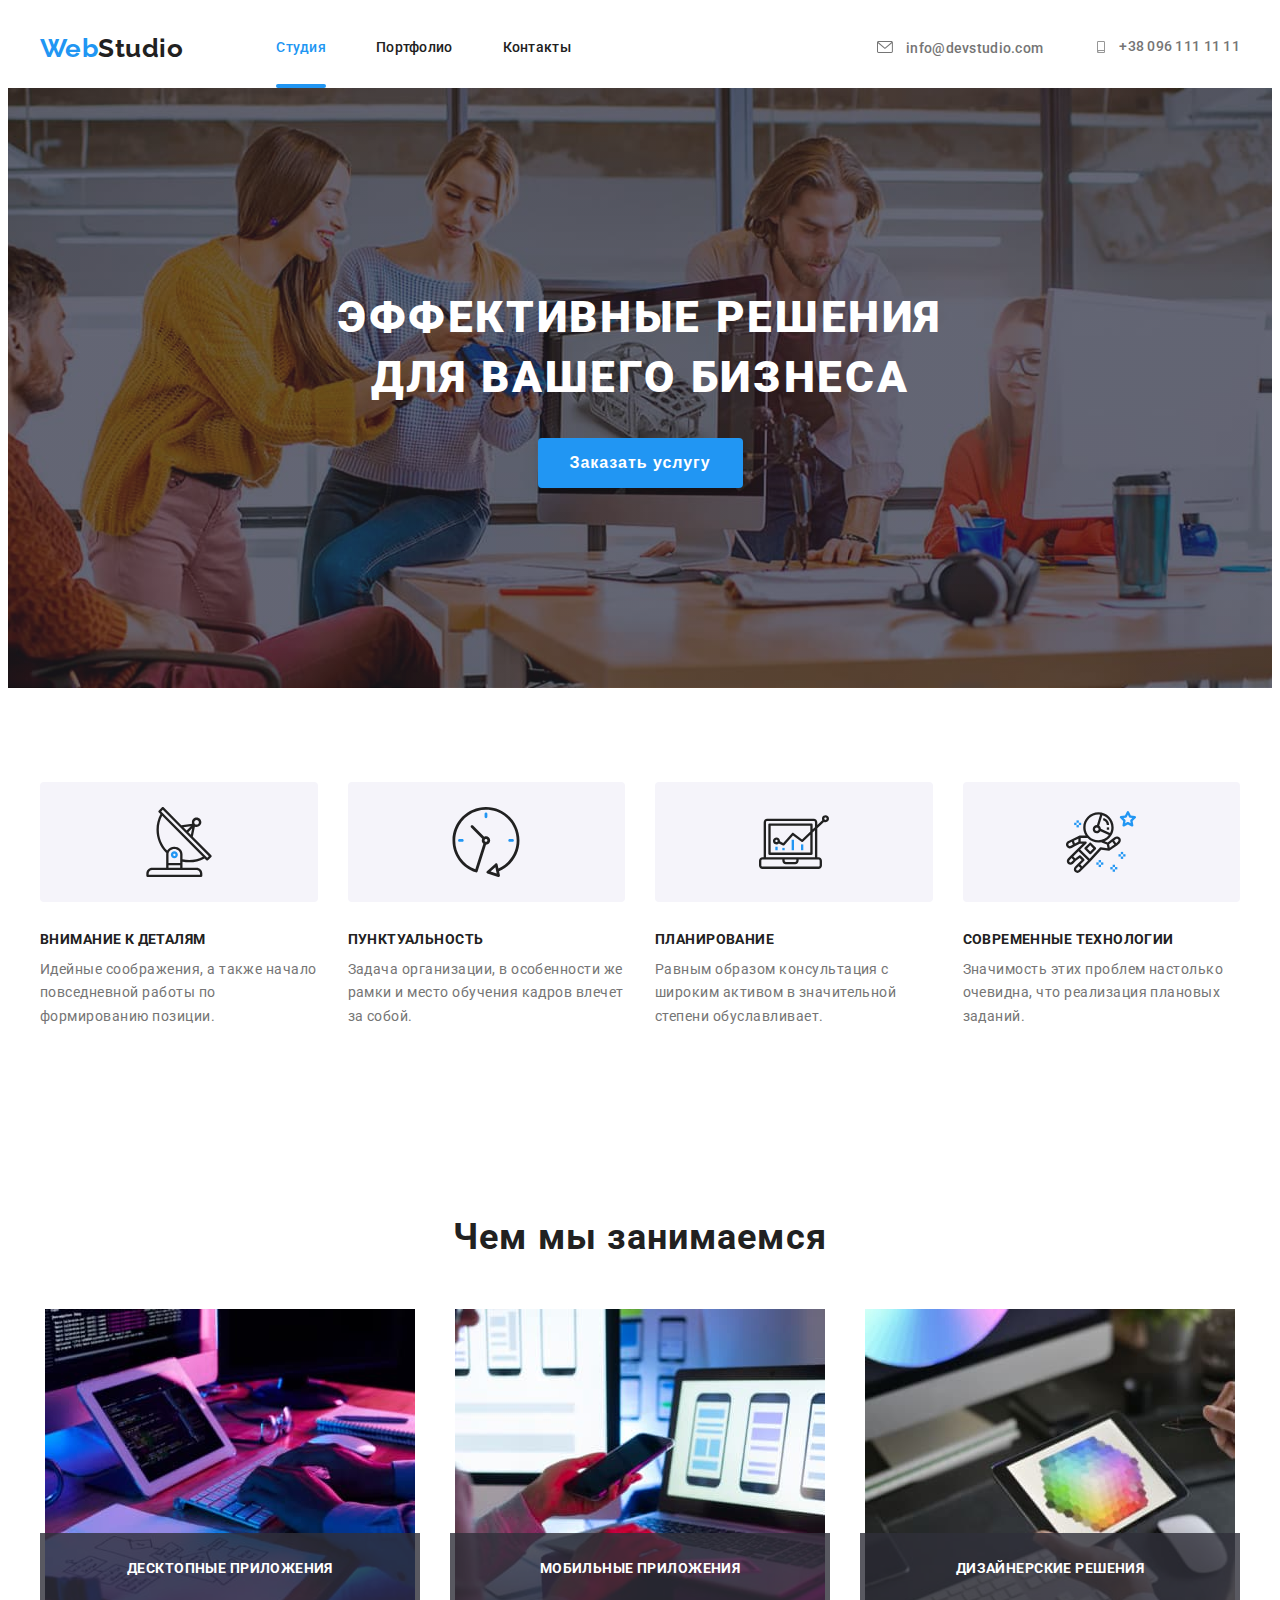
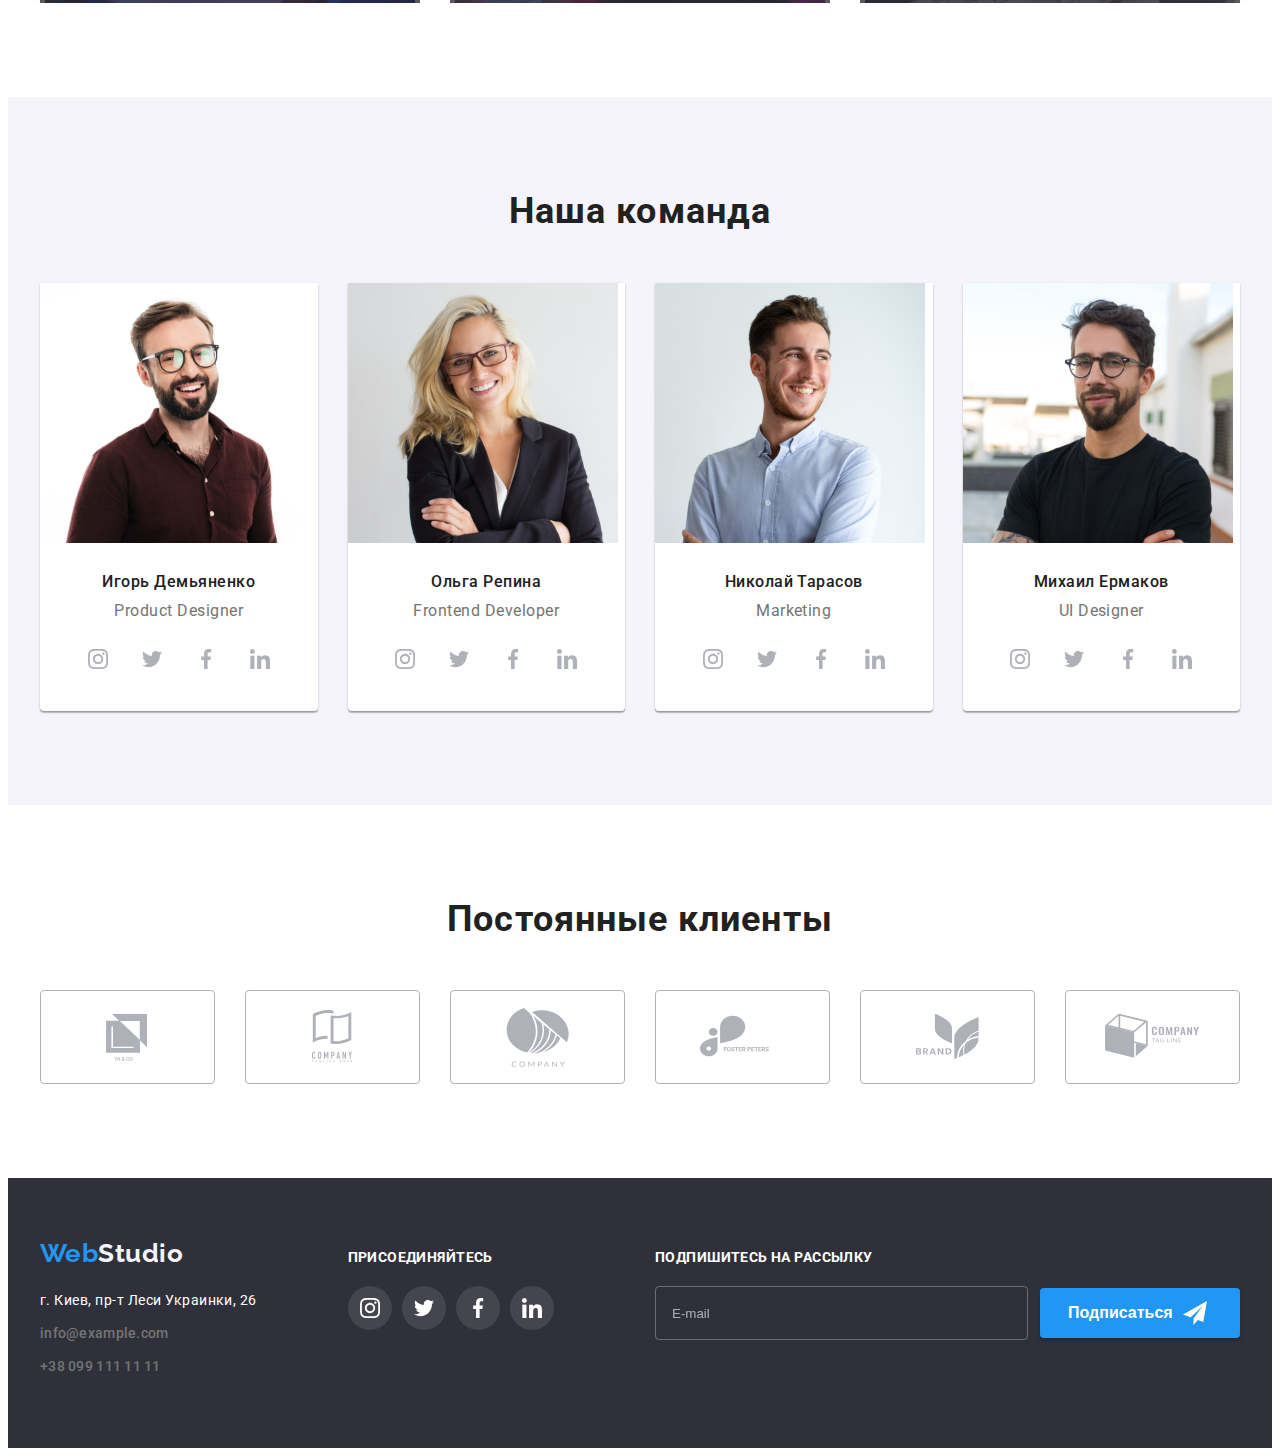
<file: index.html>
<!DOCTYPE html>
<html lang="ru">
  <head>
    <meta charset="UTF-8" />
    <meta http-equiv="X-UA-Compatible" content="IE=edge" />
    <meta name="viewport" content="width=device-width, initial-scale=1.0" />
    <title>Главная страница</title>
    <link rel="preconnect" href="https://fonts.gstatic.com" />
    <link
      href="https://fonts.googleapis.com/css2?family=Raleway:wght@700&family=Roboto:wght@400;500;700;900&display=swap"
      rel="stylesheet"
    />
    <link
      rel="stylesheet"
      href="https://cdnjs.cloudflare.com/ajax/libs/modern-normalize/1.0.0/modern-normalize.min.css"
      integrity="sha512-ISS7cAi1PEhQ8jnbJpJZMd29NlhNj4AWYyLOSp2CE/CsHxTCu+r+t0D2yoJudVrd0/8fTVPUVDzY5Tvli75u/g=="
      crossorigin="anonymous"
    />
    <link rel="stylesheet" href="./css/main.min.css" />
  </head>
  <body class="body">
    <header class="header">
      <!-- НАВИГАЦИЯ -->
      <div class="container main-nav">
        <nav class="main-nav">
          <a class="logo" href="./index.html"
            ><span class="logo__part-logo">Web</span>Studio</a
          >
          <ul class="list site-nav">
            <li class="site-nav__item">
              <a
                class="link site-nav__link site-nav site-nav__studio--current"
                href="./index.html"
              >
                Студия
              </a>
            </li>

            <li class="site-nav__item">
              <a
                class="link site-nav__link site-nav__portfolio"
                href="./portfolio.html"
              >
                Портфолио
              </a>
            </li>

            <li class="site-nav__item">
              <a class="link site-nav__link site-nav__contact" href="">
                Контакты
              </a>
            </li>
          </ul>
        </nav>

        <!-- КОНТАКТЫ -->
        <ul class="list contact-us">
          <li class="contact-us__item">
            <a class="contact-us__email" href="mailto:info@devstudio.com">
              <svg class="contact-us__icon-mail">
                <use href="./images/icons.svg#icon-mail"></use>
              </svg>
              info@devstudio.com
            </a>
          </li>

          <li class="contact-us__item">
            <a class="contact-us__number" href="tel:+380991111111">
              <svg class="contact-us__icon-phone">
                <use href="./images/icons.svg#icon-phone"></use>
              </svg>
              +38 096 111 11 11
            </a>
          </li>
        </ul>
      </div>
    </header>
    <main>
      <!-- ГЛАВНАЯ СЕКЦИЯ -->
      <section class="main section-pos">
        <h1 class="main__main-title">Эффективные решения для вашего бизнеса</h1>
        <button type="button" class="buttons main__main-button" data-modal-open>
          Заказать услугу
        </button>
      </section>

      <!-- НАШИ ПРЕИМУЩЕСТВА -->
      <section class="preference section-pos">
        <div class="container">
          <h2 class="preference__preference-title visually-hidden">
            Преимущества
          </h2>
          <ul class="list preference__main-preference">
            <li class="preference__item">
              <div class="preference__thumb-1">
                <svg class="preference__icon">
                  <use href="./images/icons.svg#icon-antenna"></use>
                </svg>
              </div>

              <h3 class="preference__items-title title-settings">
                Внимание к деталям
              </h3>
              <p class="preference__table-of-contents">
                Идейные соображения, а также начало повседневной работы по
                формированию позиции.
              </p>
            </li>

            <li class="preference__item">
              <div class="preference__thumb-1">
                <svg class="preference__icon">
                  <use href="./images/icons.svg#icon-clock"></use>
                </svg>
              </div>
              <h3 class="preference__items-title title-settings">
                Пунктуальность
              </h3>
              <p class="preference__table-of-contents">
                Задача организации, в особенности же рамки и место обучения
                кадров влечет за собой.
              </p>
            </li>

            <li class="preference__item">
              <div class="preference__thumb-1">
                <svg class="preference__icon">
                  <use href="./images/icons.svg#icon-diagram"></use>
                </svg>
              </div>
              <h3 class="preference__items-title title-settings">
                Планирование
              </h3>
              <p class="preference__table-of-contents">
                Равным образом консультация с широким активом в значительной
                степени обуславливает.
              </p>
            </li>

            <li class="preference__item">
              <div class="preference__thumb-1">
                <svg class="preference__icon">
                  <use href="./images/icons.svg#icon-astronaut-1"></use>
                </svg>
              </div>
              <h3 class="preference__items-title title-settings">
                Современные технологии
              </h3>
              <p class="preference__table-of-contents">
                Значимость этих проблем настолько очевидна, что реализация
                плановых заданий.
              </p>
            </li>
          </ul>
        </div>
      </section>

      <!-- УСЛУГИ -->
      <section class="projects section-pos">
        <div class="container">
          <h2 class="projects__title-settings">Чем мы занимаемся</h2>
          <ul class="list main-projects">
            <li class="main-projects__item">
              <img
                class="main-projects__photo-box"
                src="./images/box1.jpeg"
                alt="1 сфера"
                width="370"
              />
              <p class="main-projects__main-projects-content">
                Десктопные приложения
              </p>
            </li>

            <li class="main-projects__item">
              <img
                class="main-projects__photo-box"
                src="./images/box2.jpeg"
                alt="2 сфера"
                width="370"
              />
              <p class="main-projects__main-projects-content">
                Мобильные приложения
              </p>
            </li>

            <li class="main-projects__item">
              <img
                class="main-projects__photo-box"
                src="./images/box3.jpeg"
                alt="3 сфера"
                width="370"
              />
              <p class="main-projects__main-projects-content">
                Дизайнерские решения
              </p>
            </li>
          </ul>
        </div>
      </section>

      <!-- КОМАНДА -->
      <section class="team section-pos">
        <div class="container">
          <h2 class="team__title-settings">Наша команда</h2>
          <ul class="list main-team">
            <li class="main-team__item main-team__team-card-disagn">
              <img
                class="main-team__photo-box"
                src="./images/worker1.jpeg"
                alt="Фото сотрудника"
                width="270"
              />
              <h3 class="main-team__worker-name title-settings">
                Игорь Демьяненко
              </h3>
              <p class="main-team__table">Product Designer</p>

              <!-- SOC LIST START -->
              <ul class="list social-list">
                <li class="social-list__social-link-list">
                  <a
                    href=""
                    class="
                      social-list__social-link-icon
                      social-list__social-link--circle
                    "
                  >
                    <svg class="social-list__team-soc-icon">
                      <use href="./images/icons.svg#icon-instagram-2"></use>
                    </svg>
                  </a>
                </li>

                <li class="social-list__social-link-list">
                  <a
                    href=""
                    class="
                      social-list__social-link-icon
                      social-list__social-link--circle
                    "
                  >
                    <svg class="social-list__team-soc-icon">
                      <use href="./images/icons.svg#icon-twitter-1"></use>
                    </svg>
                  </a>
                </li>

                <li class="social-list__social-link-list">
                  <a
                    href=""
                    class="
                      social-list__social-link-icon
                      social-list__social-link--circle
                    "
                  >
                    <svg class="social-list__team-soc-icon">
                      <use href="./images/icons.svg#icon-facebook-1"></use>
                    </svg>
                  </a>
                </li>

                <li class="social-list__social-link-list">
                  <a
                    href=""
                    class="
                      social-list__social-link-icon
                      social-list__social-link--circle
                    "
                  >
                    <svg class="social-list__team-soc-icon">
                      <use href="./images/icons.svg#icon-linkedin-1"></use>
                    </svg>
                  </a>
                </li>
              </ul>
            </li>
            <!-- SOC LIST-END -->

            <li class="main-team__item main-team__team-card-disagn">
              <img
                class="main-team__photo-box"
                src="./images/worker2.jpeg"
                alt="Фото сотрудника"
                width="270"
              />
              <h3 class="main-team__worker-name title-settings">
                Ольга Репина
              </h3>
              <p class="main-team__table">Frontend Developer</p>
              <!-- SOC LIST START -->
              <ul class="list social-list">
                <li class="social-list__social-link-list">
                  <a
                    href=""
                    class="
                      social-list__social-link-icon
                      social-list__social-link--circle
                    "
                  >
                    <svg class="social-list__team-soc-icon">
                      <use href="./images/icons.svg#icon-instagram-2"></use>
                    </svg>
                  </a>
                </li>

                <li class="social-list__social-link-list">
                  <a
                    href=""
                    class="
                      social-list__social-link-icon
                      social-list__social-link--circle
                    "
                  >
                    <svg class="social-list__team-soc-icon">
                      <use href="./images/icons.svg#icon-twitter-1"></use>
                    </svg>
                  </a>
                </li>

                <li class="social-list__social-link-list">
                  <a
                    href=""
                    class="
                      social-list__social-link-icon
                      social-list__social-link--circle
                    "
                  >
                    <svg class="social-list__team-soc-icon">
                      <use href="./images/icons.svg#icon-facebook-1"></use>
                    </svg>
                  </a>
                </li>

                <li class="social-list__social-link-list">
                  <a
                    href=""
                    class="
                      social-list__social-link-icon
                      social-list__social-link--circle
                    "
                  >
                    <svg class="social-list__team-soc-icon">
                      <use href="./images/icons.svg#icon-linkedin-1"></use>
                    </svg>
                  </a>
                </li>
              </ul>
            </li>

            <li class="main-team__item main-team__team-card-disagn">
              <img
                class="main-team__photo-box"
                src="./images/worker3.jpeg"
                alt="Фото сотрудника"
                width="270"
              />
              <h3 class="main-team__worker-name title-settings">
                Николай Тарасов
              </h3>
              <p class="main-team__table">Marketing</p>

              <ul class="list social-list">
                <li class="social-list__social-link-list">
                  <a
                    href=""
                    class="
                      social-list__social-link-icon
                      social-list__social-link--circle
                    "
                  >
                    <svg class="social-list__team-soc-icon">
                      <use href="./images/icons.svg#icon-instagram-2"></use>
                    </svg>
                  </a>
                </li>

                <li class="social-list__social-link-list">
                  <a
                    href=""
                    class="
                      social-list__social-link-icon
                      social-list__social-link--circle
                    "
                  >
                    <svg class="social-list__team-soc-icon">
                      <use href="./images/icons.svg#icon-twitter-1"></use>
                    </svg>
                  </a>
                </li>

                <li class="social-list__social-link-list">
                  <a
                    href=""
                    class="
                      social-list__social-link-icon
                      social-list__social-link--circle
                    "
                  >
                    <svg class="social-list__team-soc-icon">
                      <use href="./images/icons.svg#icon-facebook-1"></use>
                    </svg>
                  </a>
                </li>

                <li class="social-list__social-link-list">
                  <a
                    href=""
                    class="
                      social-list__social-link-icon
                      social-list__social-link--circle
                    "
                  >
                    <svg class="social-list__team-soc-icon">
                      <use href="./images/icons.svg#icon-linkedin-1"></use>
                    </svg>
                  </a>
                </li>
              </ul>
            </li>

            <li class="main-team__item main-team__team-card-disagn">
              <img
                class="main-team__photo-box"
                src="./images/worker4.jpeg"
                alt="Фото сотрудника"
                width="270"
              />
              <h3 class="main-team__worker-name title-settings">
                Михаил Ермаков
              </h3>
              <p class="main-team__table">UI Designer</p>
              <!-- SOC LIST START -->
              <ul class="list social-list">
                <li class="social-list__social-link-list">
                  <a
                    href=""
                    class="
                      social-list__social-link-icon
                      social-list__social-link--circle
                    "
                  >
                    <svg class="social-list__team-soc-icon">
                      <use href="./images/icons.svg#icon-instagram-2"></use>
                    </svg>
                  </a>
                </li>

                <li class="social-list__social-link-list">
                  <a
                    href=""
                    class="
                      social-list__social-link-icon
                      social-list__social-link--circle
                    "
                  >
                    <svg class="social-list__team-soc-icon">
                      <use href="./images/icons.svg#icon-twitter-1"></use>
                    </svg>
                  </a>
                </li>

                <li class="social-list__social-link-list">
                  <a
                    href=""
                    class="
                      social-list__social-link-icon
                      social-list__social-link--circle
                    "
                  >
                    <svg class="social-list__team-soc-icon">
                      <use href="./images/icons.svg#icon-facebook-1"></use>
                    </svg>
                  </a>
                </li>

                <li class="social-list__social-link-list">
                  <a
                    href=""
                    class="
                      social-list__social-link-icon
                      social-list__social-link--circle
                    "
                  >
                    <svg class="social-list__team-soc-icon">
                      <use href="./images/icons.svg#icon-linkedin-1"></use>
                    </svg>
                  </a>
                </li>
              </ul>
            </li>
          </ul>
        </div>
      </section>

      <section class="clients">
        <div class="container section-pos">
          <h2 class="clients__title-settings">Постоянные клиенты</h2>
          <ul class="clients-list list">
            <li class="clients-list__item">
              <a href="" class="clients-list__clients-link-logo">
                <svg class="clients-list__clients-logo">
                  <use href="./images/icons.svg#icon-logo-1"></use>
                </svg>
              </a>
            </li>

            <li class="clients-list__item">
              <a href="" class="clients-list__clients-link-logo">
                <svg class="clients-list__clients-logo">
                  <use href="./images/icons.svg#icon-logo-2"></use>
                </svg>
              </a>
            </li>

            <li class="clients-list__item">
              <a href="" class="clients-list__clients-link-logo">
                <svg class="clients-list__clients-logo">
                  <use href="./images/icons.svg#icon-group"></use>
                </svg>
              </a>
            </li>

            <li class="clients-list__item">
              <a href="" class="clients-list__clients-link-logo">
                <svg class="clients-list__clients-logo">
                  <use href="./images/icons.svg#icon-logo-4"></use>
                </svg>
              </a>
            </li>

            <li class="clients-list__item">
              <a href="" class="clients-list__clients-link-logo">
                <svg class="clients-list__clients-logo">
                  <use href="./images/icons.svg#icon-logo-5"></use>
                </svg>
              </a>
            </li>

            <li class="clients-list__item">
              <a href="" class="clients-list__clients-link-logo">
                <svg class="clients-list__clients-logo">
                  <use href="./images/icons.svg#icon-logo-6"></use>
                </svg>
              </a>
            </li>
          </ul>
        </div>
      </section>
    </main>

    <!-- ПОДВАЛ САЙТА -->
    <footer class="down-part section-pos">
      <div class="container down-part__container">
        <div class="down-part-left-block">
          <div class="footer__left-content">
            <a class="footer-logo" href="/index.html"
              ><span class="footer-logo__part-logo">Web</span>Studio
            </a>
            <address class="our-address pos-table-footer">
              <ul class="list our-address-list">
                <li>
                  <p class="our-address-list__adress">
                    г. Киев, пр-т Леси Украинки, 26
                  </p>
                </li>
                <li class="our-address-list__pos-table-footer">
                  <a
                    class="our-address-list__email-footer"
                    href="mailto:info@example.com"
                  >
                    info@example.com
                  </a>
                </li>

                <li class="our-address-list__pos-table-footer">
                  <a
                    class="our-address-list__number-footer"
                    href="tel:+380991111111"
                  >
                    +38 099 111 11 11
                  </a>
                </li>
              </ul>
            </address>
          </div>

          <div class="footer-join">
            <p class="footer-join__join-title">Присоединяйтесь</p>
            <ul class="list join-list">
              <li>
                <a class="join-list__join-icon" href="">
                  <svg class="join-list__join-icon-logo">
                    <use href="./images/icons.svg#icon-instagram-2"></use>
                  </svg>
                </a>
              </li>

              <li>
                <a class="join-list__join-icon" href="">
                  <svg class="join-list__join-icon-logo">
                    <use href="./images/icons.svg#icon-twitter-1"></use>
                  </svg>
                </a>
              </li>

              <li>
                <a class="join-list__join-icon" href="">
                  <svg class="join-list__join-icon-logo">
                    <use href="./images/icons.svg#icon-facebook-1"></use>
                  </svg>
                </a>
              </li>

              <li>
                <a class="join-list__join-icon" href="">
                  <svg class="join-list__join-icon-logo">
                    <use href="./images/icons.svg#icon-linkedin-1"></use>
                  </svg>
                </a>
              </li>
            </ul>
          </div>
        </div>

        <div class="down-part-right-block">
          <p class="footer-subscribe-text">Подпишитесь на рассылку</p>
          <form class="footer-subscribe-form">
            <input
              class="footer-subscribe-form__subscribe-input"
              type="email"
              name="subscribe-user-email"
              placeholder="E-mail"
            />
            <button class="buttons button-all button-subscribe" type="submit">
              Подписаться
              <svg class="button-subscribe__icon-telegram">
                <use href="./images/icons.svg#icon-telegram"></use>
              </svg>
            </button>
          </form>
        </div>
      </div>
    </footer>

    <div class="backdrop is-hidden" data-modal>
      <div class="modal">
        <p class="modal__text-title">Оставьте свои данные, мы вам перезвоним</p>
        <form>
          <label class="modal__label">Имя</label>
          <span class="modal__user-name-thumb">
            <input class="modal__input" type="text" name="user-name" />
            <svg class="modal__icon-modal modal__icon-person-modal">
              <use href="./images/icons.svg#icon-person-modal"></use>
            </svg>
          </span>

          <label class="modal__label">Телефон</label>
          <span class="modal__user-phone-thumb">
            <input class="modal__input" type="tel" name="user-phone" />
            <svg class="modal__icon-modal modal__icon-phone-modal">
              <use href="./images/icons.svg#icon-phone-modal"></use>
            </svg>
          </span>

          <label class="modal__label">Почта</label>
          <span class="modal__user-email-thumb">
            <input class="modal__input" type="email" name="user-email" />
            <svg class="modal__icon-modal modal__icon-email-modal">
              <use href="./images/icons.svg#icon-email-modal"></use>
            </svg>
          </span>

          <label class="modal__label">Комментарий</label>
          <textarea
            placeholder="Введите текст"
            class="modal__user-comments"
            name="user-comments"
          ></textarea>

          <input
            class="modal__form-checkbox visually-hidden"
            type="checkbox"
            name="user-policy"
            id="user-policy"
          />

          <label class="user-agree-policy" for="user-policy">
            <span class="user-agree-policy__check-wrap">
              <svg class="user-agree-policy__icon-agree">
                <use href="./images/icons.svg#icon-agree-bg"></use>
              </svg>
            </span>
            Соглашаюсь с рассылкой и принимаю
            <a href="">Условия договора</a></label
          >
          <button class="modal__form-button" type="submit">Отправить</button>
        </form>

        <button class="modal__close" type="button" data-modal-close>
          <svg class="modal__icon-close">
            <use href="./images/icons.svg#icon-close"></use>
          </svg>
        </button>
      </div>
    </div>

    <script src="./js/modal.js"></script>
  </body>
</html>
</file>
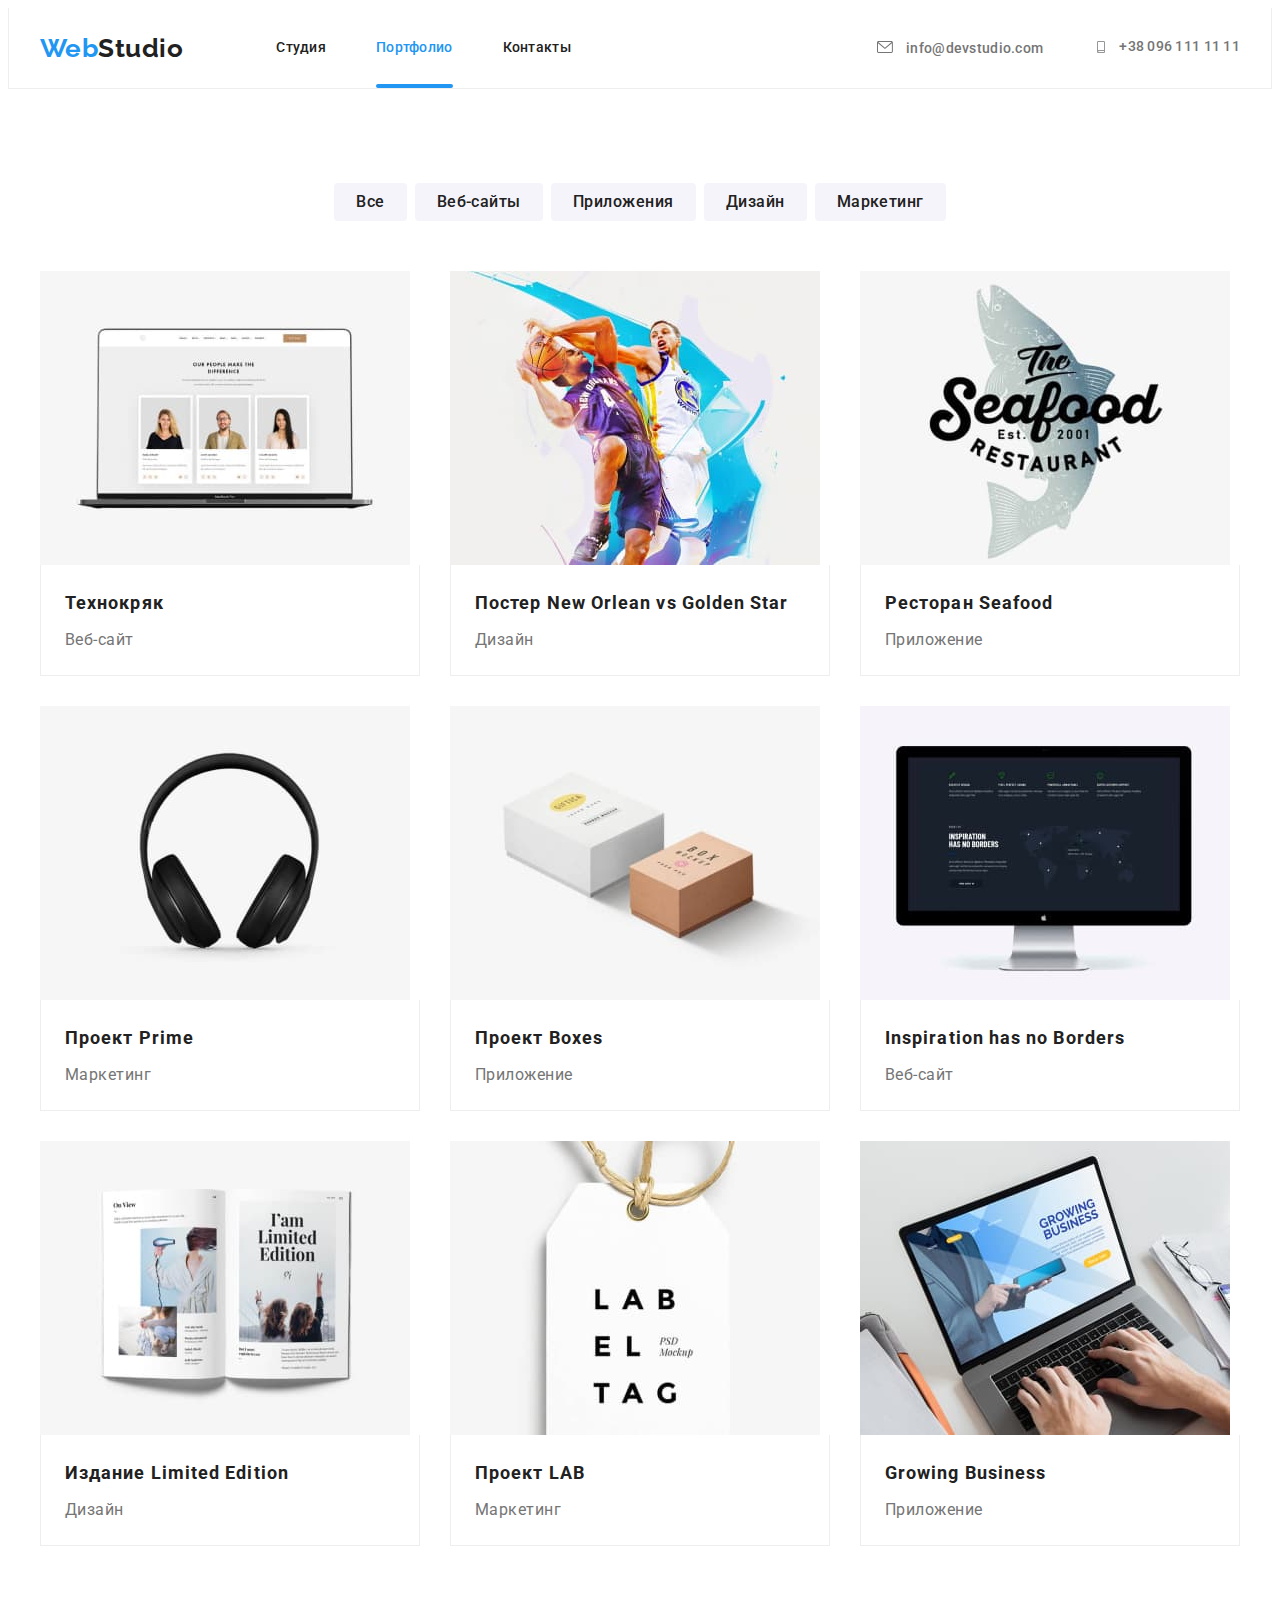
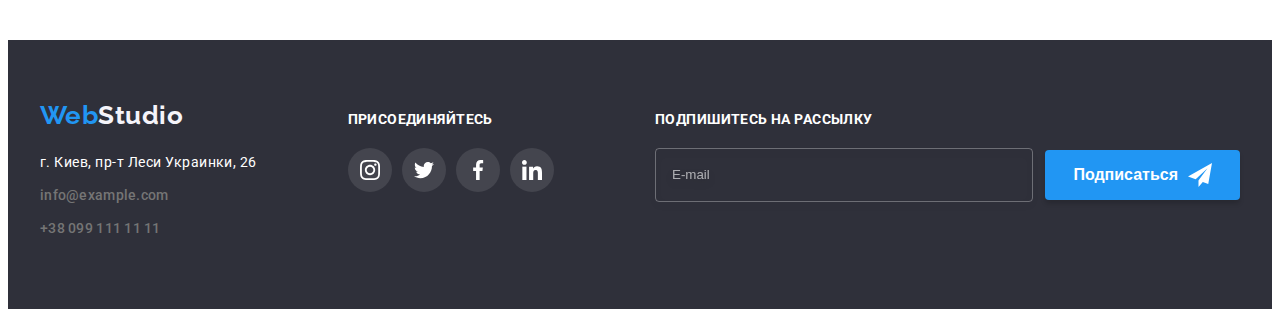
<file: portfolio.html>
<!DOCTYPE html>
<html lang="ru">
  <head>
    <meta charset="UTF-8" />
    <meta http-equiv="X-UA-Compatible" content="IE=edge" />
    <meta name="viewport" content="width=device-width, initial-scale=1.0" />
    <title>Портфолио</title>
    <link rel="preconnect" href="https://fonts.gstatic.com" />
    <link
      href="https://fonts.googleapis.com/css2?family=Raleway:wght@700&family=Roboto:wght@400;500;700;900&display=swap"
      rel="stylesheet"
    />
    <link
      rel="stylesheet"
      href="https://cdnjs.cloudflare.com/ajax/libs/modern-normalize/1.0.0/modern-normalize.min.css"
      integrity="sha512-ISS7cAi1PEhQ8jnbJpJZMd29NlhNj4AWYyLOSp2CE/CsHxTCu+r+t0D2yoJudVrd0/8fTVPUVDzY5Tvli75u/g=="
      crossorigin="anonymous"
    />
    <link rel="stylesheet" href="./css/main.min.css" />
  </head>

  <body class="body">
    <!-- ШАПКА -->
    <header class="header outline">
      <!-- НАВИГАЦИЯ -->
      <div class="container main-nav">
        <nav class="main-nav">
          <a class="logo" href="./index.html"
            ><span class="logo__part-logo">Web</span>Studio</a
          >
          <ul class="list site-nav">
            <li class="site-nav__item">
              <a
                class="link site-nav__link site-nav site-nav__studio"
                href="./index.html"
              >
                Студия
              </a>
            </li>

            <li class="site-nav__item">
              <a
                class="link site-nav__link site-nav__portfolio--current"
                href="./portfolio.html"
              >
                Портфолио
              </a>
            </li>

            <li class="site-nav__item">
              <a class="link site-nav__link site-nav__contact" href="">
                Контакты
              </a>
            </li>
          </ul>
        </nav>

        <!-- КОНТАКТЫ -->
        <ul class="list contact-us">
          <li class="contact-us__item">
            <a class="contact-us__email" href="mailto:info@devstudio.com">
              <svg class="contact-us__icon-mail">
                <use href="./images/icons.svg#icon-mail"></use>
              </svg>
              info@devstudio.com
            </a>
          </li>

          <li class="contact-us__item">
            <a class="contact-us__number" href="tel:+380991111111">
              <svg class="contact-us__icon-phone">
                <use href="./images/icons.svg#icon-phone"></use>
              </svg>
              +38 096 111 11 11
            </a>
          </li>
        </ul>
      </div>
    </header>
    <main>
      <!-- ПОРТФОЛИО -->
      <section class="section-pos">
        <!-- КНОПКИ -->
        <div class="container">
          <h1 class="portfolio-main-title visually-hidden">Портфолио</h1>
          <ul class="list portfolio-buttons">
            <li class="portfolio-buttons__item">
              <button
                class="portfolio-buttons__button-all button-disagn"
                type="button"
              >
                Все
              </button>
            </li>

            <li class="portfolio-buttons__item">
              <button
                class="portfolio-buttons__button-sites button-disagn"
                type="button"
              >
                Веб-сайты
              </button>
            </li>

            <li class="portfolio-buttons__item">
              <button
                class="portfolio-buttons__button-apps button-disagn"
                type="button"
              >
                Приложения
              </button>
            </li>

            <li class="portfolio-buttons__item">
              <button
                class="portfolio-buttons__button-disagn button-disagn"
                type="button"
              >
                Дизайн
              </button>
            </li>

            <li class="portfolio-buttons__item">
              <button
                class="portfolio-buttons__button-marketing button-disagn"
                type="button"
              >
                Маркетинг
              </button>
            </li>
          </ul>

          <!-- НАШИ ПРОЭКТЫ -->
          <ul class="list card-set">
            <li class="card-set__item">
              <a href="" class="link card-set__card-focus">
                <div class="card-set__card-item-overlay">
                  <img
                    src="./images/firstproject.jpeg"
                    alt="Технокряк"
                    width="370"
                  />
                  <p class="card-set__card-description">
                    Технокряк это современная площадка распространения
                    коронавируса. Компании используют эту платформу для
                    цифрового шпионажа и атак на защищённые сервера конкурентов.
                  </p>
                </div>

                <div class="project-card-disagn">
                  <h2 class="project-card-disagn__portfolio-names">
                    Технокряк
                  </h2>
                  <p class="project-card-disagn__portolio-tables">Веб-сайт</p>
                </div>
              </a>
            </li>

            <li class="card-set__item">
              <a href="" class="link card-set__card-focus">
                <div class="card-set__card-item-overlay">
                  <img
                    src="./images/secondproject.jpeg"
                    alt="Технокряк"
                    width="370"
                  />
                  <p class="card-set__card-description">
                    Технокряк это современная площадка распространения
                    коронавируса. Компании используют эту платформу для
                    цифрового шпионажа и атак на защищённые сервера конкурентов.
                  </p>
                </div>

                <div class="project-card-disagn">
                  <h2 class="project-card-disagn__portfolio-names">
                    Постер New Orlean vs Golden Star
                  </h2>
                  <p class="project-card-disagn__portolio-tables">Дизайн</p>
                </div>
              </a>
            </li>

            <li class="card-set__item">
              <div class="card-item-thumb">
                <a href="" class="link card-set__card-focus">
                  <div class="card-set__card-item-overlay">
                    <img
                      src="./images/thirdproject.jpeg"
                      alt="Технокряк"
                      width="370"
                    />
                    <p class="card-set__card-description">
                      Технокряк это современная площадка распространения
                      коронавируса. Компании используют эту платформу для
                      цифрового шпионажа и атак на защищённые сервера
                      конкурентов.
                    </p>
                  </div>

                  <div class="project-card-disagn">
                    <h2 class="project-card-disagn__portfolio-names">
                      Ресторан Seafood
                    </h2>
                    <p class="project-card-disagn__portolio-tables">
                      Приложение
                    </p>
                  </div>
                </a>
              </div>
            </li>

            <li class="card-set__item card-disagn">
              <div class="card-item-thumb">
                <a href="" class="link card-set__card-focus">
                  <div class="card-set__card-item-overlay">
                    <img
                      src="./images/fourthproject.jpeg"
                      alt="Технокряк"
                      width="370"
                    />
                    <p class="card-set__card-description">
                      Технокряк это современная площадка распространения
                      коронавируса. Компании используют эту платформу для
                      цифрового шпионажа и атак на защищённые сервера
                      конкурентов.
                    </p>
                  </div>

                  <div class="project-card-disagn">
                    <h2 class="project-card-disagn__portfolio-names">
                      Проект Prime
                    </h2>
                    <p class="project-card-disagn__portolio-tables">
                      Маркетинг
                    </p>
                  </div>
                </a>
              </div>
            </li>

            <li class="card-set__item card-disagn card-set__card-focus">
              <div class="card-item-thumb">
                <a href="" class="link card-set__card-focus">
                  <div class="card-set__card-item-overlay">
                    <img
                      src="./images/fifthproject.jpeg"
                      alt="Технокряк"
                      width="370"
                    />
                    <p class="card-set__card-description">
                      Технокряк это современная площадка распространения
                      коронавируса. Компании используют эту платформу для
                      цифрового шпионажа и атак на защищённые сервера
                      конкурентов.
                    </p>
                  </div>

                  <div class="project-card-disagn">
                    <h2 class="project-card-disagn__portfolio-names">
                      Проект Boxes
                    </h2>
                    <p class="project-card-disagn__portolio-tables">
                      Приложение
                    </p>
                  </div>
                </a>
              </div>
            </li>

            <li class="card-set__item card-disagn card-set__card-focus">
              <div class="card-item-thumb">
                <a href="" class="link card-set__card-focus">
                  <div class="card-set__card-item-overlay">
                    <img
                      src="./images/sixthproject.jpeg"
                      alt="Технокряк"
                      width="370"
                    />
                    <p class="card-set__card-description">
                      Технокряк это современная площадка распространения
                      коронавируса. Компании используют эту платформу для
                      цифрового шпионажа и атак на защищённые сервера
                      конкурентов.
                    </p>
                  </div>

                  <div class="project-card-disagn">
                    <h2 class="project-card-disagn__portfolio-names">
                      Inspiration has no Borders
                    </h2>
                    <p class="project-card-disagn__portolio-tables">Веб-сайт</p>
                  </div>
                </a>
              </div>
            </li>

            <li class="card-set__item card-disagn">
              <div class="card-item-thumb">
                <a href="" class="link card-set__card-focus">
                  <div class="card-set__card-item-overlay">
                    <img
                      src="./images/seventhproject.jpeg"
                      alt="Технокряк"
                      width="370"
                    />
                    <p class="card-set__card-description">
                      Технокряк это современная площадка распространения
                      коронавируса. Компании используют эту платформу для
                      цифрового шпионажа и атак на защищённые сервера
                      конкурентов.
                    </p>
                  </div>

                  <div class="project-card-disagn">
                    <h2 class="project-card-disagn__portfolio-names">
                      Издание Limited Edition
                    </h2>
                    <p class="project-card-disagn__portolio-tables">Дизайн</p>
                  </div>
                </a>
              </div>
            </li>

            <li class="card-set__item card-disagn">
              <div class="card-item-thumb">
                <a href="" class="link card-set__card-focus">
                  <div class="card-set__card-item-overlay">
                    <img
                      src="./images/eighthproject.jpeg"
                      alt="Технокряк"
                      width="370"
                    />
                    <p class="card-set__card-description">
                      Технокряк это современная площадка распространения
                      коронавируса. Компании используют эту платформу для
                      цифрового шпионажа и атак на защищённые сервера
                      конкурентов.
                    </p>
                  </div>

                  <div class="project-card-disagn">
                    <h2 class="project-card-disagn__portfolio-names">
                      Проект LAB
                    </h2>
                    <p class="project-card-disagn__portolio-tables">
                      Маркетинг
                    </p>
                  </div>
                </a>
              </div>
            </li>

            <li class="card-set__item card-disagn card-set__card-focus">
              <div class="card-item-thumb">
                <a href="" class="link card-set__card-focus">
                  <div class="card-set__card-item-overlay">
                    <img
                      src="./images/ninthproject.jpeg"
                      alt="Технокряк"
                      width="370"
                    />
                    <p class="card-set__card-description">
                      Технокряк это современная площадка распространения
                      коронавируса. Компании используют эту платформу для
                      цифрового шпионажа и атак на защищённые сервера
                      конкурентов.
                    </p>
                  </div>

                  <div class="project-card-disagn">
                    <h2 class="project-card-disagn__portfolio-names">
                      Growing Business
                    </h2>
                    <p class="project-card-disagn__portolio-tables">
                      Приложение
                    </p>
                  </div>
                </a>
              </div>
            </li>
          </ul>
        </div>
      </section>
    </main>

    <!-- ПОДВАЛ -->
    <footer class="down-part section-pos">
      <div class="container down-part__container">
        <div class="down-part-left-block">
          <div class="footer__left-content">
            <a class="footer-logo" href="/index.html"
              ><span class="footer-logo__part-logo">Web</span>Studio
            </a>
            <address class="our-address pos-table-footer">
              <ul class="list our-address-list">
                <li>
                  <p class="our-address-list__adress">
                    г. Киев, пр-т Леси Украинки, 26
                  </p>
                </li>
                <li class="our-address-list__pos-table-footer">
                  <a
                    class="our-address-list__email-footer"
                    href="mailto:info@example.com"
                  >
                    info@example.com
                  </a>
                </li>

                <li class="our-address-list__pos-table-footer">
                  <a
                    class="our-address-list__number-footer"
                    href="tel:+380991111111"
                  >
                    +38 099 111 11 11
                  </a>
                </li>
              </ul>
            </address>
          </div>

          <div class="footer-join">
            <p class="footer-join__join-title">Присоединяйтесь</p>
            <ul class="list join-list">
              <li>
                <a class="join-list__join-icon" href="">
                  <svg class="join-list__join-icon-logo">
                    <use href="./images/icons.svg#icon-instagram-2"></use>
                  </svg>
                </a>
              </li>

              <li>
                <a class="join-list__join-icon" href="">
                  <svg class="join-list__join-icon-logo">
                    <use href="./images/icons.svg#icon-twitter-1"></use>
                  </svg>
                </a>
              </li>

              <li>
                <a class="join-list__join-icon" href="">
                  <svg class="join-list__join-icon-logo">
                    <use href="./images/icons.svg#icon-facebook-1"></use>
                  </svg>
                </a>
              </li>

              <li>
                <a class="join-list__join-icon" href="">
                  <svg class="join-list__join-icon-logo">
                    <use href="./images/icons.svg#icon-linkedin-1"></use>
                  </svg>
                </a>
              </li>
            </ul>
          </div>
        </div>

        <div class="down-part-right-block">
          <p class="footer-subscribe-text">Подпишитесь на рассылку</p>
          <form class="footer-subscribe-form">
            <input
              class="footer-subscribe-form__subscribe-input"
              type="email"
              name="subscribe-user-email"
              placeholder="E-mail"
            />
            <button class="button-all button-subscribe" type="submit">
              Подписаться
              <svg class="button-subscribe__icon-telegram">
                <use href="./images/icons.svg#icon-telegram"></use>
              </svg>
            </button>
          </form>
        </div>
      </div>
    </footer>
  </body>
</html>
</file>
<file: css/main.min.css>
:root{--title-settingss-color: #212121;--navigation-text-color: #212121;--contact-us-font: #757575;--contact-us-icon-color: #757575;--primary-text-color: #757575;--main-title-text-color: #ffffff;--main-title-backround: #2f303a;--main-button-background: #188ce8;--accent-color: #2196f3;--background-buttons: #f5f4fa;--preference-table-color: #757575;--team-background-color: #f5f4fa;--team-card-disagn: #ffffff;--team-table-color: #757575;--footer-background-color: #2f303a;--footer-logo-color: #f5f4fa;--footer-our-address-color: #ffffff;--join-title-text-color: #ffffff;--join-icon-logo-color: #ffffff;--buttons-text-color: #212121;--portfolio-table-color: #757575;--portfolio-button-active: #ffffff;--portfolio-button-background: #f5f4fa;--card-set-gap: 30px;--modal-background: #ffffff}.body{color:var(--primary-text-color);font-family:"Roboto", "Oxygen", "Ubuntu", "Cantarell", "Fira Sans", "Droid Sans", "Helvetica Neue", sans-serif;letter-spacing:0.03em;font-size:16px;line-height:1.18}.visually-hidden{position:absolute !important;clip:rect(1px 1px 1px 1px);clip:rect(1px, 1px, 1px, 1px);padding:0 !important;border:0 !important;height:1px !important;width:1px !important;overflow:hidden}h1,h2,h3,h4,h5,h6,p{margin:0}.list{list-style:none;margin:0;padding:0}.link{text-decoration:none}img{display:block;max-width:100%;height:auto}.container{width:1200px;padding-left:15px;padding-right:15px;margin:0 auto}.backdrop{position:fixed;left:0;top:0;z-index:3;width:100vw;height:100vh;background:rgba(0,0,0,0.2);opacity:1;opacity:1;transition:opacity 250ms cubic-bezier(0.4, 0, 0.2, 1)}.backdrop.is-hidden{opacity:0;visibility:hidden;pointer-events:none}.backdrop.is-hidden .modal{opacity:1;transform:translate(-50%, -50%) scale(0.9)}.section-pos.main{padding-top:200px;padding-bottom:200px}.section-pos.down-part{padding-top:60px;padding-bottom:60px}.section-pos{padding-top:94px;padding-bottom:94px}.buttons{min-width:200px;height:auto}.outline{border:1px solid #eeeeee;border-top:none}.main-nav{display:flex;align-items:center}.logo{display:flex;margin-right:93px;text-decoration:none;color:var(--navigation-text-color);font-family:"Raleway", sans-serif;font-weight:700;font-size:26px;line-height:1.19}.logo__part-logo{color:var(--accent-color)}.site-nav{position:relative;display:flex;color:var(--navigation-text-color);line-height:1.14em;letter-spacing:0.02em;font-weight:500;font-size:14px}.site-nav__link{display:block;padding-top:32px;padding-bottom:32px;color:var(--navigation-text-color);text-decoration:none}.site-nav__link:hover,.site-nav__link:focus{transition:color 250ms cubic-bezier(0.4, 0, 0.2, 1);color:var(--accent-color)}.site-nav__studio--current{position:relative;color:var(--accent-color)}.site-nav__studio--current::after{position:absolute;content:"";display:block;background-color:#2196f3;height:4px;width:100%;bottom:0;border-radius:2px}.site-nav__portfolio--current{position:relative;color:var(--accent-color)}.site-nav__portfolio--current::after{position:absolute;content:"";display:block;background-color:#2196f3;height:4px;width:100%;bottom:0;border-radius:2px}.site-nav__item:not(:last-child){margin-right:50px}.contact-us{display:flex;margin-left:auto}.contact-us__item:not(:last-child){margin-right:50px}.contact-us__email{color:var(--contact-us-font);text-decoration:none;font-weight:500;font-size:14px;line-height:1.14em;letter-spacing:0.02em}.contact-us__email:hover,.contact-us__email:focus{transition:color 250ms cubic-bezier(0.4, 0, 0.2, 1);color:var(--accent-color)}.contact-us__number{display:flex;align-items:center;color:var(--contact-us-font);text-decoration:none;font-weight:500;font-size:14px;line-height:1.14em;letter-spacing:0.02em}.contact-us__number:hover,.contact-us__number:focus{transition:color 250ms cubic-bezier(0.4, 0, 0.2, 1);color:var(--accent-color)}.contact-us__icon-mail{width:16px;height:12px;margin-right:10px;fill:var(--contact-us-icon-color)}.contact-us__email:hover .contact-us__icon-mail,.contact-us__email:focus .contact-us__icon-mail{transition:fill 250ms cubic-bezier(0.4, 0, 0.2, 1);fill:var(--accent-color)}.contact-us__icon-phone{width:16px;height:12px;margin-right:10px;fill:var(--contact-us-icon-color)}.contact-us__number:hover .contact-us__icon-phone,.contact-us__number:focus .contact-us__icon-phone{transition:fill 250ms cubic-bezier(0.4, 0, 0.2, 1);fill:var(--accent-color)}.title-settings{color:var(--title-settingss-color)}.main{margin:0 auto;background-color:var(--main-title-backround);text-align:center;background-image:linear-gradient(rgba(47,48,58,0.4), rgba(47,48,58,0.4)),url("../images/main-section/bg-opt.jpeg");background-repeat:no-repeat;background-position:center;background-size:cover}.main__main-title{display:block;margin:0 auto;max-width:696px;margin-bottom:30px;color:var(--main-title-text-color);font-weight:900;font-size:44px;line-height:1.36em;letter-spacing:0.06em;text-transform:uppercase}.main__main-button{background:var(--accent-color);padding:10px 32px 10px 32px;min-width:200px;color:var(--main-title-text-color);text-decoration:none;font-weight:bold;font-size:16px;line-height:1.87em;letter-spacing:0.06em;cursor:pointer;box-shadow:0px 4px 4px rgba(0,0,0,0.15);border-radius:4px;border:none}.main__main-button:hover,.main__main-button:focus{transition:background 250ms cubic-bezier(0.4, 0, 0.2, 1);background:var(--main-button-background)}.preference__preference-title{color:var(--title-settingss-color);text-align:center;margin-bottom:35px}.preference__main-preference{display:flex;flex-wrap:wrap;margin-left:calc(-1 * var(--card-set-gap));margin-top:calc(-1 * var(--card-set-gap));font-size:14px}.preference__thumb-1{display:flex;justify-content:center;align-items:center;width:100%;height:120px;background:#f5f4fa;border-radius:4px;margin-bottom:30px}.preference__icon{width:70px;height:70px;background-position:center;align-items:center}.preference__item{flex-basis:calc(100% / 4 - var(--card-set-gap));margin-left:var(--card-set-gap);margin-top:var(--card-set-gap)}.preference__items-title{margin-bottom:10px;font-weight:bold;font-size:14px;line-height:1.14;letter-spacing:0.03em;text-transform:uppercase}.preference__table-of-contents{color:var(--preference-table-color);font-size:14px;line-height:1.71em}.main-projects{position:relative;display:flex;flex-wrap:wrap;justify-content:space-around;margin-left:calc(-1 * var(--card-set-gap));margin-top:calc(-1 * var(--card-set-gap))}.main-projects__item{position:relative;display:flex;justify-content:center;align-items:center;flex-basis:calc(100% / 3 - var(--card-set-gap));margin-left:var(--card-set-gap);margin-top:var(--card-set-gap)}.main-projects__main-projects-content{position:absolute;bottom:0px;width:100%;background:rgba(47,48,58,0.8);font-weight:700;font-size:14px;line-height:16px;text-align:center;letter-spacing:0.03em;text-transform:uppercase;color:#ffffff;padding-top:27px;padding-bottom:27px}.projects__title-settings{color:var(--title-settingss-color);margin-bottom:50px;font-weight:bold;font-size:36px;text-align:center;line-height:1.16em;letter-spacing:0.03em}.team{background-color:var(--team-background-color)}.team__title-settings{margin-bottom:50px;color:var(--title-settingss-color);font-weight:bold;font-size:36px;text-align:center;line-height:1.16em;letter-spacing:0.03em}.main-team{display:flex;flex-wrap:wrap;margin-left:calc(-1 * var(--card-set-gap));margin-top:calc(-1 * var(--card-set-gap))}.main-team__team-card-disagn{background:var(--team-card-disagn);box-shadow:0px 1px 3px rgba(0,0,0,0.12),0px 1px 1px rgba(0,0,0,0.14),0px 2px 1px rgba(0,0,0,0.2);border-radius:0px 0px 4px 4px}.main-team__item{flex-basis:calc(100% / 4 - var(--card-set-gap));margin-left:var(--card-set-gap);margin-top:var(--card-set-gap);padding-bottom:30px}.main-team__photo-box{margin-bottom:30px}.main-team__table{text-align:center;margin-top:10px;font-size:16px;line-height:1.18em;letter-spacing:0.03em}.main-team__worker-name{margin:0;text-align:center;font-family:Roboto;font-weight:500;font-size:16px;line-height:1.18em}.social-list{display:flex;justify-content:center;margin-top:16px}.social-list__social-link-list:not(:last-child){margin-right:10px}.social-list__social-link--circle{display:flex;align-items:center;height:44px;width:44px;fill:#afb1b8;background-size:20px;border-radius:50%}.social-list__social-link--circle:hover,.social-list__social-link--circle:focus{transition:background-color 250ms cubic-bezier(0.4, 0, 0.2, 1),fill 250ms cubic-bezier(0.4, 0, 0.2, 1);background-color:var(--accent-color);fill:#ffffff}.social-list__team-soc-icon{height:20px}.clients__title-settings{color:var(--title-settingss-color);margin-bottom:50px;font-weight:700;font-size:36px;text-align:center;line-height:1.16em;letter-spacing:0.03em}.clients-list{display:flex;flex-wrap:wrap;margin-left:-30px;margin-top:-50px}.clients-list__item{display:flex;flex-basis:calc(100% / 6 - 30px);margin-left:30px;margin-top:50px}.clients-list__clients-link-logo{display:flex;justify-content:center;align-items:center;border:1px solid #afb1b8;border-radius:4px;width:100%;height:92px}.clients-list__clients-link-logo:hover,.clients-list__clients-link-logo:focus{outline-color:#188ce8;border:1px solid #188ce8}.clients-list__clients-logo{width:100%;height:60px;fill:#afb1b8;cursor:pointer}.clients-list__clients-link-logo:hover .clients-list__clients-logo,.clients-list__clients-link-logo:focus .clients-list__clients-logo{fill:var(--accent-color)}.down-part{display:flex;background-color:var(--footer-background-color);height:auto}.footer-logo{display:flex;margin-right:93px;text-decoration:none;font-family:"Raleway", sans-serif;font-weight:700;font-size:26px;line-height:1.19;color:var(--footer-logo-color)}.footer-logo__part-logo{color:var(--accent-color)}.our-address{margin-top:20px;color:var(--footer-our-address-color);font-style:normal;font-size:14px;line-height:1.71em}.our-address-list__adress{margin-top:20px;margin-bottom:9px}.our-address-list__pos-table-footer{margin-bottom:9px}.our-address-list__email-footer{color:var(--contact-us-font);text-decoration:none;font-weight:500;font-size:14px;letter-spacing:0.02em;line-height:1.71em}.our-address-list-footer{color:var(--contact-us-font);text-decoration:none;font-weight:500;font-size:14px;line-height:1.71em;letter-spacing:0.02em}.our-address-list__number-footer{color:var(--contact-us-font);text-decoration:none;font-weight:500;font-size:14px;line-height:1.71em;letter-spacing:0.02em}.pos-table-footer{margin-top:9px}.down-part__container{display:flex;justify-content:space-between;align-items:baseline}.down-part-left-block{display:flex;justify-content:space-between;align-items:baseline;flex-basis:calc((100% - 30px) / 2)}.footer__left-content{flex-basis:calc((100% - 30px) / 2)}.footer-join{flex-basis:calc((100% - var(--card-set-gap)) / 2)}.footer-join__join-title{margin-bottom:20px}.footer-join__join-title,.footer-subscribe-text{font-weight:700;font-size:14px;line-height:1.14;letter-spacing:0.03em;text-transform:uppercase;color:var(--join-title-text-color)}.join-list{display:flex}.join-list__join-icon{display:flex;align-items:center;justify-content:center;width:44px;height:44px;background:rgba(255,255,255,0.1);border-radius:50%;margin-right:10px}.join-list__join-icon:hover,.join-list__join-icon:focus{transition:background 250ms cubic-bezier(0.4, 0, 0.2, 1);background:#2196f3}.join-list__join-icon-logo{width:20px;height:20px;fill:var(--join-icon-logo-color)}.down-part-right-block{width:100%;flex-basis:calc((100% - var(--card-set-gap)) / 2)}.footer-subscribe-form{display:flex;align-items:center}.footer-subscribe-form__subscribe-input{flex-grow:1;height:50px;padding-left:16px;margin-right:12px;border:1px solid rgba(255,255,255,0.3);filter:drop-shadow(0px 4px 4px rgba(0,0,0,0.15));border-radius:4px;color:#ffffff;background-color:inherit}.footer-subscribe-form__subscribe-input::placeholder{color:rgba(255,255,255,0.6)}.footer-subscribe-text{margin-bottom:20px}.button-subscribe{display:flex;align-items:center;padding:10px 28px;font-weight:700;font-size:16px;line-height:1.87;box-shadow:0px 4px 4px rgba(0,0,0,0.15);border-radius:4px;border:none;color:#ffffff;background-color:var(--accent-color);transition:box-shadow 250ms cubic-bezier(0.4, 0, 0.2, 1),background 250ms cubic-bezier(0.4, 0, 0.2, 1);cursor:pointer}.button-subscribe:hover,.button-subscribe:focus{outline-color:#188ce8;background:#188ce8;box-shadow:0px 4px 4px rgba(0,0,0,0.15);border-radius:4px}.button-subscribe__icon-telegram{width:24px;height:24px;margin-left:10px;vertical-align:middle;fill:#ffffff}.modal{position:absolute;left:50%;top:50%;opacity:1;max-width:528px;min-height:581px;background:#ffffff;box-shadow:0px 1px 3px rgba(0,0,0,0.12),0px 1px 1px rgba(0,0,0,0.14),0px 2px 1px rgba(0,0,0,0.2);border-radius:4px;padding:40px 40px;transform:translate(-50%, -50%) scale(1);transition:transform 250ms cubic-bezier(0.4, 0, 0.2, 1)}.modal__text-title{margin-bottom:12px;text-align:center;font-weight:700;font-size:20px;line-height:1.15;letter-spacing:0.03em;color:#212121}.modal__label{display:block;padding-bottom:4px;font-weight:400;font-size:12px;line-height:1;letter-spacing:0.01em;color:#757575}.modal__input{width:100%;height:40px;padding-left:42px;margin-bottom:10px;cursor:pointer}.modal__input:focus{outline:none;border:1px solid #2196f3;border-radius:4px}.modal__icon-modal{display:block;margin-left:12px;width:18px;height:18px}.modal__input:focus+.modal__icon-modal{fill:var(--accent-color)}.modal__user-comments{resize:none;padding:12px 16px;width:100%;min-height:120px;margin-bottom:20px}.modal__user-comments::placeholder{font-weight:400;font-size:12px;line-height:1;letter-spacing:0.01em;color:rgba(117,117,117,0.5)}.modal__close{position:absolute;right:8px;top:8px;width:30px;height:30px;background:var(--modal-background);border:1px solid rgba(0,0,0,0.1);border-radius:50%;cursor:pointer;opacity:1;transition:border 250ms cubic-bezier(0.4, 0, 0.2, 1)}.modal__close:focus{outline:none;border-color:var(--accent-color)}.modal__icon-close{position:absolute;right:20%;top:20%;width:18px;height:18px;transition:fill 250ms cubic-bezier(0.4, 0, 0.2, 1)}.modal__close:hover .modal__icon-close,.modal__close:focus .modal__icon-close{fill:var(--accent-color)}.modal__form-button{display:block;margin-top:30px;margin-left:auto;margin-right:auto;padding:10px 56px;font-weight:700;font-size:16px;line-height:1.87;box-shadow:0px 4px 4px rgba(0,0,0,0.15);border-radius:4px;border:none;color:#ffffff;background-color:var(--accent-color);transition:box-shadow 250ms cubic-bezier(0.4, 0, 0.2, 1),background 250ms cubic-bezier(0.4, 0, 0.2, 1);cursor:pointer}.modal__form-button:hover,.modal__form-button:focus{background:#188ce8;box-shadow:0px 4px 4px rgba(0,0,0,0.15);border-radius:4px}.modal__user-name-thumb,.modal__user-phone-thumb,.modal__user-email-thumb{position:relative}.modal__icon-person-modal,.modal__icon-phone-modal,.modal__icon-email-modal{position:absolute;left:0;top:0}.user-agree-policy{display:block;text-align:center;font-weight:400;font-size:14px;line-height:1.71;letter-spacing:0.03em;color:#757575}.user-agree-policy__check-wrap{display:inline-block;margin-right:8px;width:16px;height:15px;outline:2px solid black}.modal__form-checkbox:checked+.user-agree-policy .user-agree-policy__check-wrap{outline:var(--accent-color)}.modal__form-checkbox:focus+.user-agree-policy .user-agree-policy__check-wrap{outline:3px solid black}.user-agree-policy__icon-agree{opacity:0;display:block;width:16px;height:16px}.modal__form-checkbox:checked+.user-agree-policy .user-agree-policy__icon-agree{opacity:1;background-color:var(--accent-color)}.portfolio-main-title{text-align:center}.portfolio-buttons{display:flex;justify-content:center;margin-bottom:50px}.portfolio-buttons__button-all,.portfolio-buttons__button-sites,.portfolio-buttons__button-apps,.portfolio-buttons__button-disagn,.portfolio-buttons__button-marketing{color:var(--buttons-text-color);background-color:var(--background-buttons);padding:6px 22px;text-align:center;font-weight:500;font-size:16px;line-height:1.62em;letter-spacing:0.03em;cursor:pointer}.portfolio-buttons__button-all:hover,.portfolio-buttons__button-sites:hover,.portfolio-buttons__button-apps:hover,.portfolio-buttons__button-disagn:hover,.portfolio-buttons__button-marketing:hover,.portfolio-buttons__button-all:focus,.portfolio-buttons__button-sites:focus,.portfolio-buttons__button-apps:focus,.portfolio-buttons__button-disagn:focus,.portfolio-buttons__button-marketing:focus{color:var(--portfolio-button-active);background-color:var(--accent-color);box-shadow:0px 3px 1px rgba(0,0,0,0.1),0px 1px 2px rgba(0,0,0,0.08),0px 2px 2px rgba(0,0,0,0.12);border-radius:4px;cursor:pointer;transition:color 250ms cubic-bezier(0.4, 0, 0.2, 1),background-color 250ms cubic-bezier(0.4, 0, 0.2, 1)}.portfolio-buttons .portfolio-buttons__item:not(:last-child){margin-right:8px}.button-disagn{background:var(--portfolio-button-background);border:none;border-radius:4px;font-family:Roboto;font-size:16px;line-height:26px;text-align:center;letter-spacing:0.03em}.card-set{position:relative;display:flex;flex-wrap:wrap;margin-left:calc(-1 * var(--card-set-gap));margin-top:calc(-1 * var(--card-set-gap))}.card-set__item{position:relative;overflow:hidden;flex-basis:calc(100% / 3 - var(--card-set-gap));margin-left:var(--card-set-gap);margin-top:var(--card-set-gap)}.card-set__item:hover,.card-set__card-focus:focus .card-set__item{transition:box-shadow 250ms cubic-bezier(0.4, 0, 0.2, 1);box-shadow:0px 1px 1px rgba(0,0,0,0.12),0px 4px 4px rgba(0,0,0,0.06),1px 4px 6px rgba(0,0,0,0.16);cursor:pointer}.card-set__card-item-overlay{position:relative;overflow:hidden}.card-set__card-description{position:absolute;top:50%;left:50%;transform:translate(-50%, 50%);visibility:hidden;width:100%;height:100%;padding:63px 24px;background:rgba(33,150,243,0.9);font-weight:400;font-size:18px;line-height:1.55;color:#ffffff;letter-spacing:0.03em;transition:transform 250ms cubic-bezier(0.4, 0, 0.2, 1)}.card-set__item:hover .card-set__card-description,.card-set__card-focus:focus .card-set__card-description{overflow:visible;visibility:visible;transform:translate(-50%, -50%)}.project-card-disagn{padding:20px 24px;border:1px solid #eeeeee;border-top:none}.project-card-disagn__portfolio-names{color:var(--title-settingss-color);margin:0px;margin-bottom:4px;font-weight:bold;font-size:18px;line-height:2em;letter-spacing:0.06em}.project-card-disagn__portolio-tables{color:var(--portfolio-table-color);font-size:16px;line-height:1.87em;letter-spacing:0.03em}
/*# sourceMappingURL=main.min.css.map */
</file>
